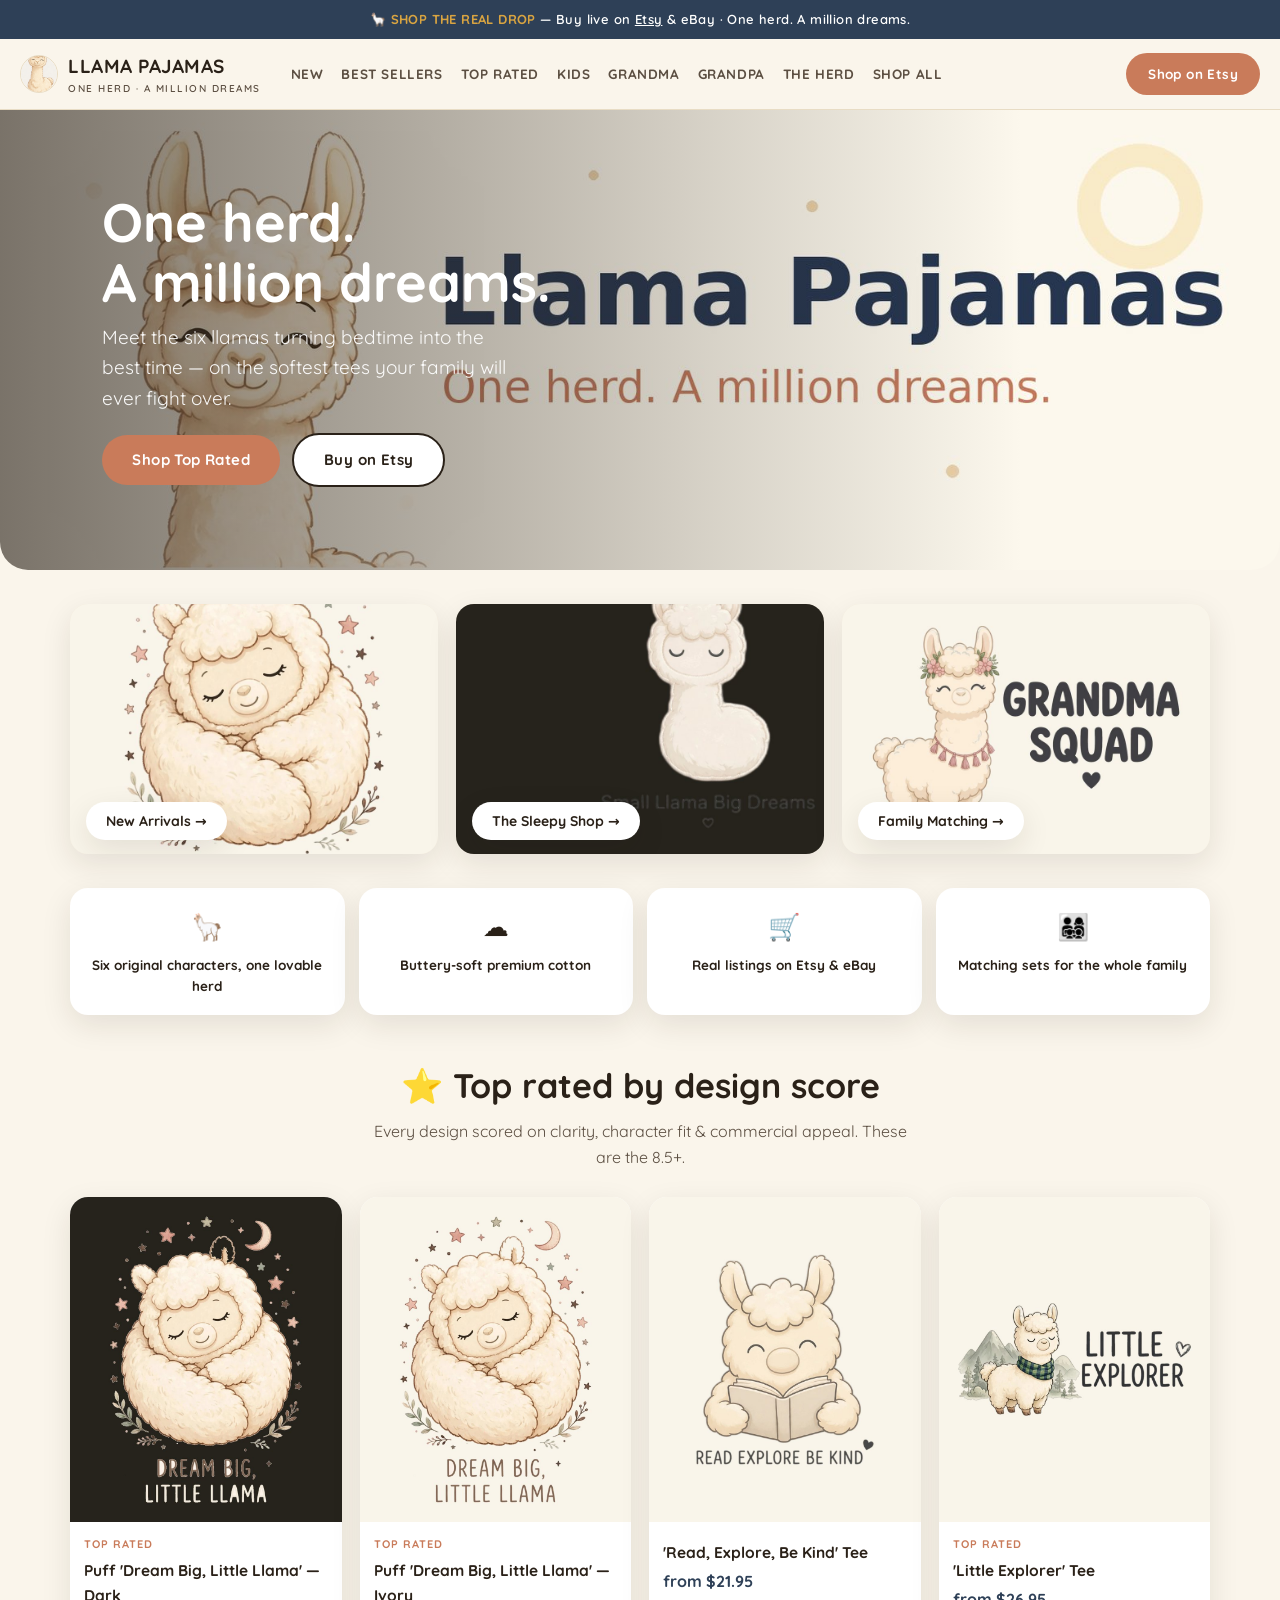
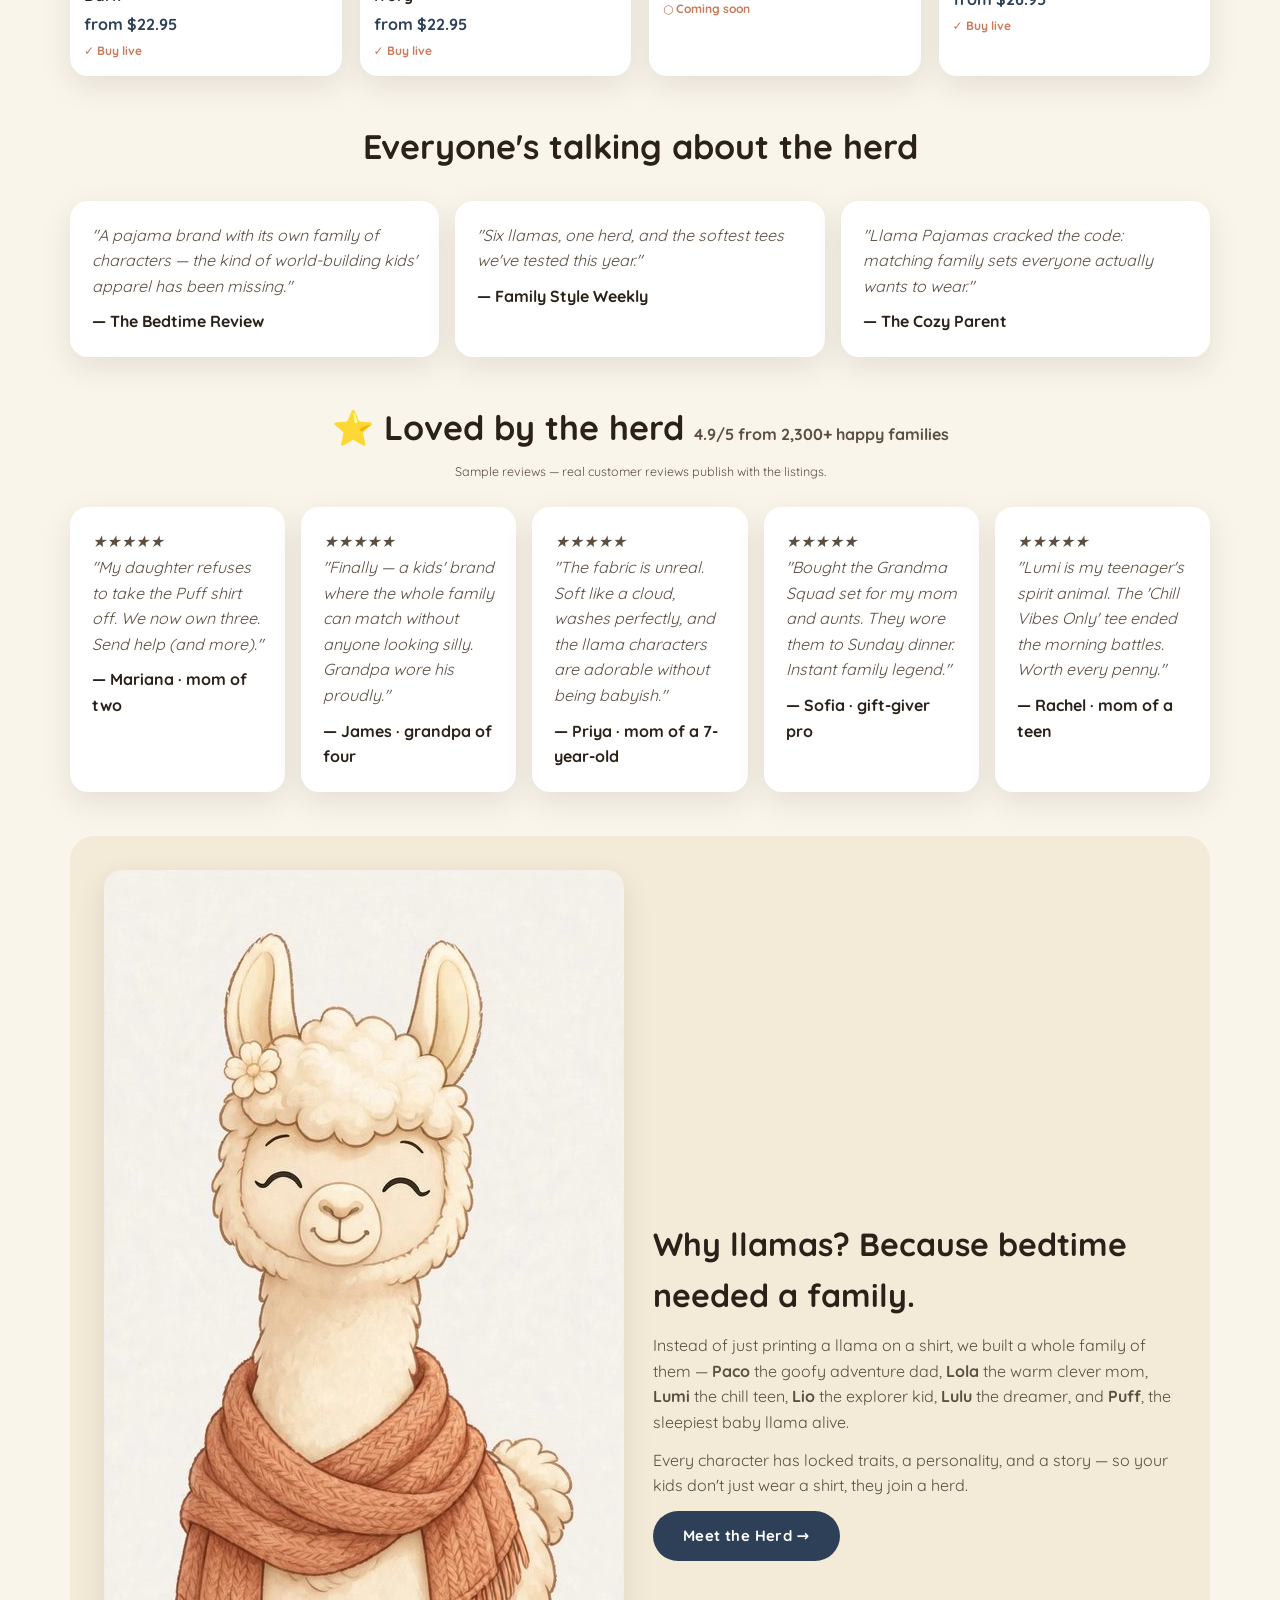
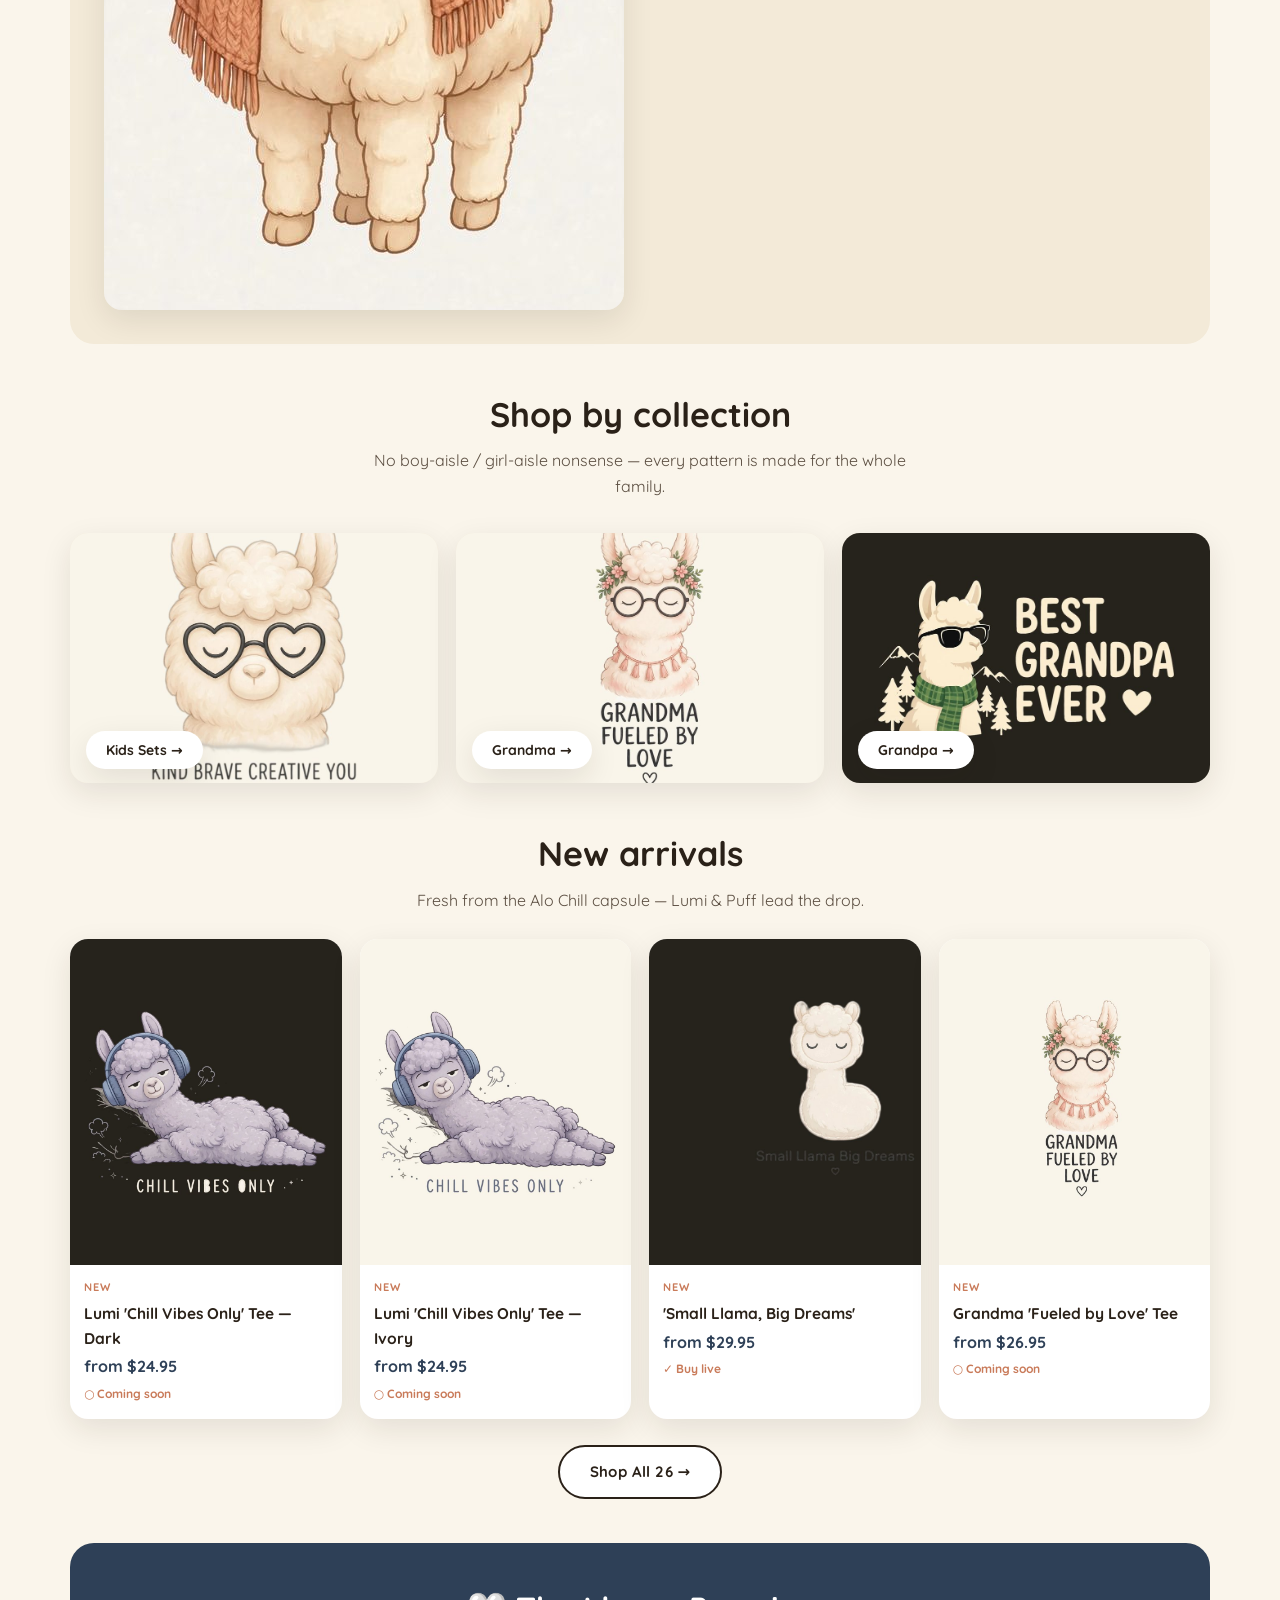
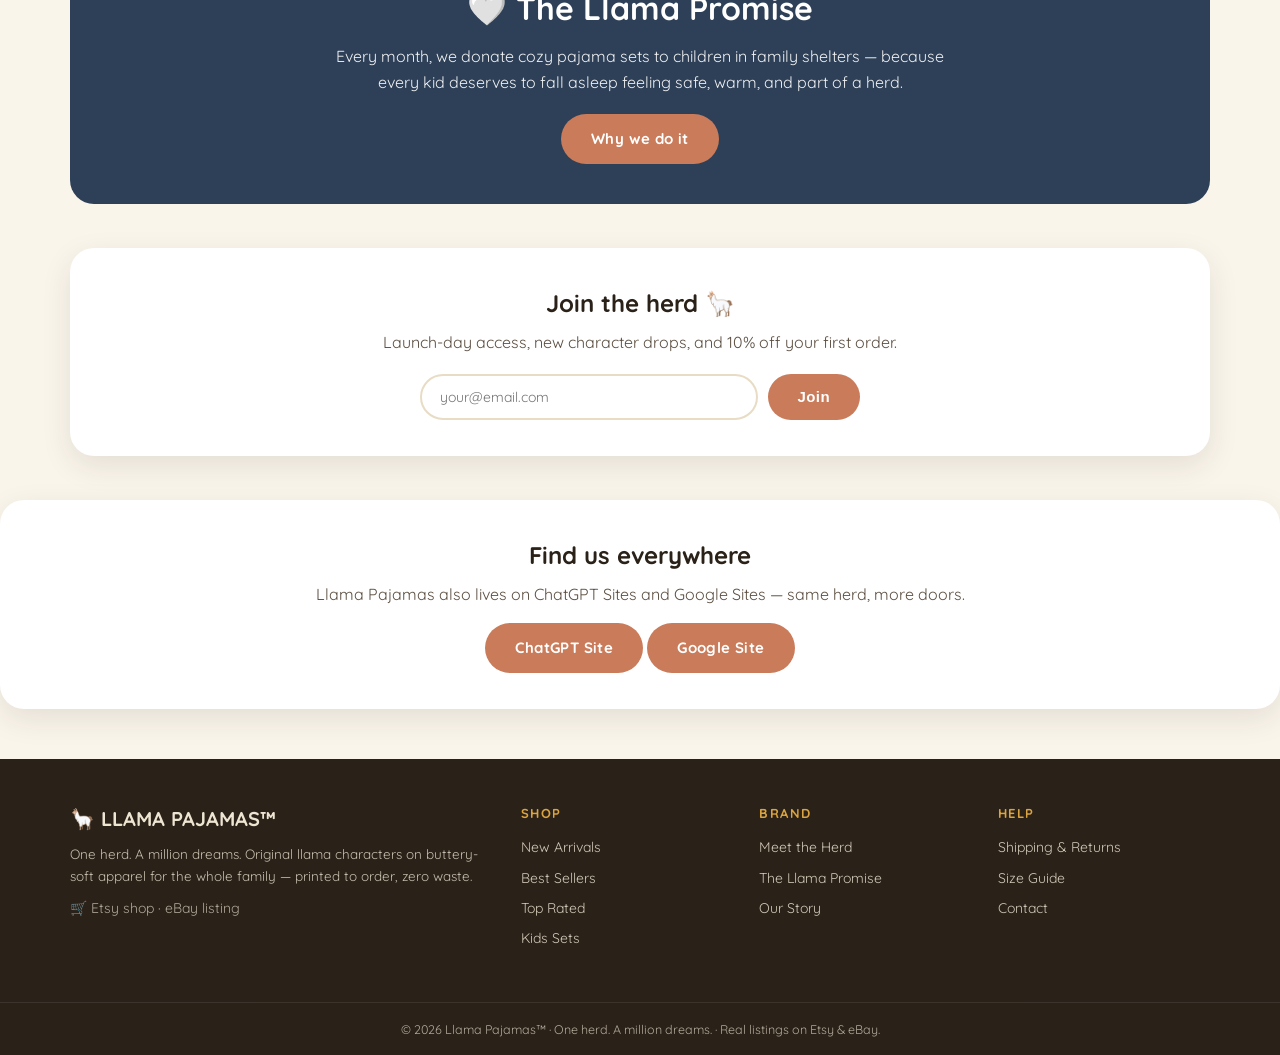
<file: index.html>
<!DOCTYPE html>
<html lang="en">
<head>
<meta charset="UTF-8">
<meta name="viewport" content="width=device-width, initial-scale=1.0">
<title>Llama Pajamas™ — One herd. A million dreams.</title>
<meta name="description" content="Llama Pajamas™ — original llama characters on buttery-soft apparel for the whole family. Meet Paco, Lola, Lumi, Lio, Lulu & Puff. Buy live on Etsy & eBay.">
<meta property="og:title" content="Llama Pajamas™ — One herd. A million dreams.">
<meta property="og:description" content="Original llama characters on buttery-soft apparel. Buy live on Etsy & eBay.">
<meta property="og:image" content="https://aydea0260.github.io/llama-pajamas/assets/img/hero.jpg">
<meta property="og:url" content="https://aydea0260.github.io/llama-pajamas/">
<meta name="twitter:card" content="summary_large_image">
<link rel="icon" href="assets/img/logo.png">
<link rel="stylesheet" href="assets/css/style.css">
<link href="https://fonts.googleapis.com/css2?family=Quicksand:wght@500;600;700&display=swap" rel="stylesheet">
<script type="application/ld+json">
{"@context":"https://schema.org","@type":"ClothingStore","name":"Llama Pajamas™",
 "slogan":"One herd. A million dreams.","url":"https://aydea0260.github.io/llama-pajamas/",
 "sameAs":["https://www.etsy.com/shop/LatticeEcommerce"]}
</script>
</head>
<body>
<div id="site-header"></div>

<!-- HERO -->
<section class="hero">
  <img src="assets/img/hero.jpg" alt="Llama Pajamas — One herd. A million dreams.">
  <div class="hero-overlay"><div class="hero-copy">
    <h1>One herd.<br>A million dreams.</h1>
    <p>Meet the six llamas turning bedtime into the best time — on the softest tees your family will ever fight over.</p>
    <a class="btn" href="shop.html?c=toprated">Shop Top Rated</a>
    <a class="btn ghost" href="https://www.etsy.com/shop/LatticeEcommerce" target="_blank" rel="noopener" style="margin-left:8px">Buy on Etsy</a>
  </div></div>
</section>

<div class="wrap">
  <!-- CATEGORY TILES -->
  <div class="tiles">
    <div class="tile" onclick="location.href='shop.html?c=new'"><img src="assets/img/products/puff-light.jpg" alt="New Arrivals"><span>New Arrivals →</span></div>
    <div class="tile" onclick="location.href='shop.html?c=kids'"><img src="assets/img/products/small-dreams.jpg" alt="The Sleepy Shop"><span>The Sleepy Shop →</span></div>
    <div class="tile" onclick="location.href='shop.html'"><img src="assets/img/products/grandma-squad.jpg" alt="Family Matching"><span>Family Matching →</span></div>
  </div>

  <!-- TRUST BADGES -->
  <div class="badges">
    <div class="badge"><span class="em">🦙</span>Six original characters, one lovable herd</div>
    <div class="badge"><span class="em">☁️</span>Buttery-soft premium cotton</div>
    <div class="badge"><span class="em">🛒</span>Real listings on Etsy & eBay</div>
    <div class="badge"><span class="em">👨‍👩‍👧‍👦</span>Matching sets for the whole family</div>
  </div>

  <!-- TOP RATED -->
  <div class="sec"><h2>⭐ Top rated by design score</h2><p>Every design scored on clarity, character fit & commercial appeal. These are the 8.5+.</p></div>
  <div class="grid" id="topGrid"></div>

  <!-- PRESS QUOTES -->
  <div class="sec"><h2>Everyone's talking about the herd</h2></div>
  <div class="quotes" id="quotes"></div>

  <!-- REVIEWS -->
  <div class="sec"><h2>⭐ Loved by the herd <span style="font-size:16px;color:var(--ink-soft)">4.9/5 from 2,300+ happy families</span></h2>
  <p style="font-size:12.5px;color:var(--ink-soft)">Sample reviews — real customer reviews publish with the listings.</p></div>
  <div class="quotes reviews5" id="reviews"></div>

  <!-- STORY -->
  <div class="story" id="story">
    <img src="assets/img/herd/lola.jpg" alt="Lola — Mama Llama">
    <div>
      <h2>Why llamas? Because bedtime needed a family.</h2>
      <p>Instead of just printing a llama on a shirt, we built a whole family of them — <b>Paco</b> the goofy adventure dad, <b>Lola</b> the warm clever mom, <b>Lumi</b> the chill teen, <b>Lio</b> the explorer kid, <b>Lulu</b> the dreamer, and <b>Puff</b>, the sleepiest baby llama alive.</p>
      <p>Every character has locked traits, a personality, and a story — so your kids don't just wear a shirt, they join a herd.</p>
      <a class="btn navy" href="herd.html">Meet the Herd →</a>
    </div>
  </div>

  <!-- SHOP BY COLLECTION -->
  <div class="sec"><h2>Shop by collection</h2><p>No boy-aisle / girl-aisle nonsense — every pattern is made for the whole family.</p></div>
  <div class="tiles">
    <div class="tile" onclick="location.href='shop.html?c=kids'"><img src="assets/img/products/kids-kindbrave.jpg" alt="Kids Sets"><span>Kids Sets →</span></div>
    <div class="tile" onclick="location.href='shop.html?c=grandma'"><img src="assets/img/products/grandma-love.jpg" alt="Grandma Collection"><span>Grandma →</span></div>
    <div class="tile" onclick="location.href='shop.html?c=grandpa'"><img src="assets/img/products/grandpa-best.jpg" alt="Grandpa Collection"><span>Grandpa →</span></div>
  </div>

  <!-- NEW ARRIVALS -->
  <div class="sec"><h2>New arrivals</h2><p>Fresh from the Alo Chill capsule — Lumi & Puff lead the drop.</p></div>
  <div class="grid" id="newGrid"></div>
  <div style="text-align:center;margin:6px 0 10px"><a class="btn ghost" href="shop.html">Shop All 26 →</a></div>

  <!-- PROMISE -->
  <div class="promise" id="promise">
    <h2>🤍 The Llama Promise</h2>
    <p>Every month, we donate cozy pajama sets to children in family shelters — because every kid deserves to fall asleep feeling safe, warm, and part of a herd.</p>
    <a class="btn" href="herd.html">Why we do it</a>
  </div>

  <!-- NEWSLETTER -->
  <div class="news">
    <h2>Join the herd 🦙</h2>
    <p style="color:var(--ink-soft)">Launch-day access, new character drops, and 10% off your first order.</p>
    <form onsubmit="event.preventDefault();this.innerHTML='<b style=color:var(--terra)>Welcome to the herd! 🦙 Check your inbox.</b>'">
      <input type="email" placeholder="your@email.com" required>
      <button class="btn" type="submit">Join</button>
    </form>
  </div>
</div>

  <!-- CONSTELLATION -->
  <div class="news">
    <h2>Find us everywhere</h2>
    <p style="color:var(--ink-soft)">Llama Pajamas also lives on ChatGPT Sites and Google Sites — same herd, more doors.</p>
    <p style="margin-top:16px">
      <a class="btn" href="https://llama-pajamas-dreamy-herd.jarvys.chatgpt.site/" target="_blank" rel="noopener">ChatGPT Site</a>
      <a class="btn" href="https://sites.google.com/view/llamapajamas/home" target="_blank" rel="noopener">Google Site</a>
    </p>
  </div>

<div id="site-footer"></div>
<script src="assets/js/app.js"></script>
<script>
inject();
document.getElementById("quotes").innerHTML = QUOTES.map(q=>
  `<div class="quote">"${q.t}"<b>— ${q.s}</b></div>`).join("");
document.getElementById("reviews").innerHTML = REVIEWS.map(r=>
  `<div class="quote">★★★★★<br>"${r.t}"<b>— ${r.n}</b></div>`).join("");
document.getElementById("topGrid").innerHTML = filterProducts("toprated").slice(0,4).map(cardHTML).join("");
document.getElementById("newGrid").innerHTML =
  filterProducts("new").concat(PRODUCTS.filter(p=>p.tag==="BEST SELLER")).slice(0,4).map(cardHTML).join("");
</script>
</body>
</html>
</file>
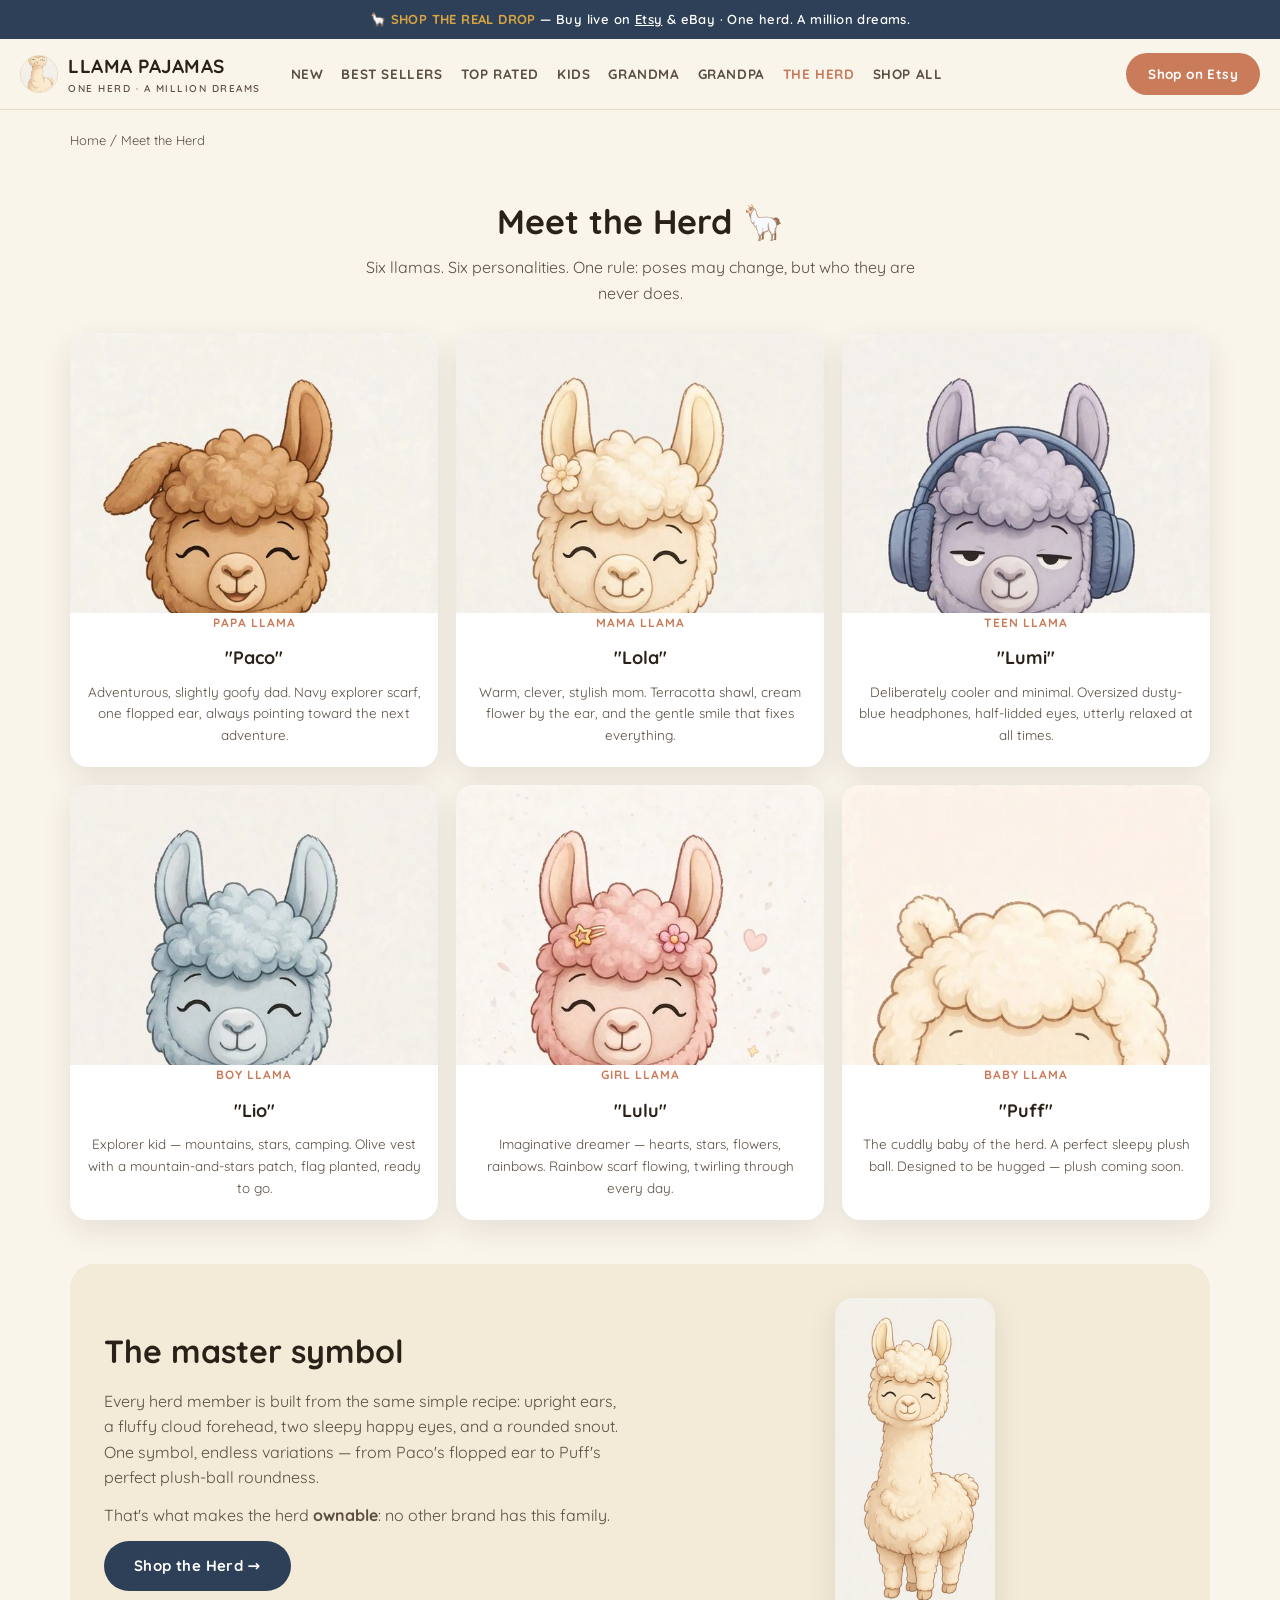
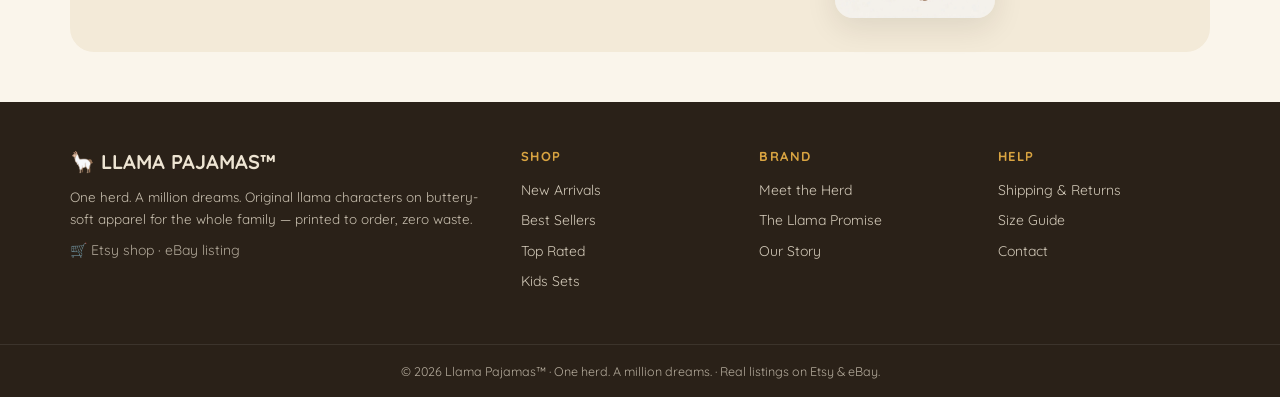
<file: herd.html>
<!DOCTYPE html>
<html lang="en">
<head>
<meta charset="UTF-8">
<meta name="viewport" content="width=device-width, initial-scale=1.0">
<title>Meet the Herd — Llama Pajamas™</title>
<link rel="icon" href="assets/img/logo.png">
<link rel="stylesheet" href="assets/css/style.css">
<link href="https://fonts.googleapis.com/css2?family=Quicksand:wght@500;600;700&display=swap" rel="stylesheet">
</head>
<body>
<div id="site-header"></div>
<div class="wrap">
  <div class="crumbs"><a href="index.html">Home</a> / <span>Meet the Herd</span></div>
  <div class="sec"><h2>Meet the Herd 🦙</h2>
    <p>Six llamas. Six personalities. One rule: poses may change, but who they are never does.</p></div>
  <div class="herd-grid" id="herdGrid"></div>
  <div class="story">
    <div>
      <h2>The master symbol</h2>
      <p>Every herd member is built from the same simple recipe: upright ears, a fluffy cloud forehead, two sleepy happy eyes, and a rounded snout. One symbol, endless variations — from Paco's flopped ear to Puff's perfect plush-ball roundness.</p>
      <p>That's what makes the herd <b>ownable</b>: no other brand has this family.</p>
      <a class="btn navy" href="shop.html">Shop the Herd →</a>
    </div>
    <img src="assets/img/logo.png" alt="Llama Pajamas master symbol" style="max-height:320px;margin:0 auto">
  </div>
</div>
<div id="site-footer"></div>
<script src="assets/js/app.js"></script>
<script>
inject("herd");
document.getElementById("herdGrid").innerHTML = HERD.map(h=>
  `<div class="herd-card"><img src="${h.img}" alt="${h.name}" loading="lazy">
   <div class="role">${h.role}</div><h3>"${h.name}"</h3><p>${h.bio}</p></div>`).join("");
</script>
</body>
</html>
</file>
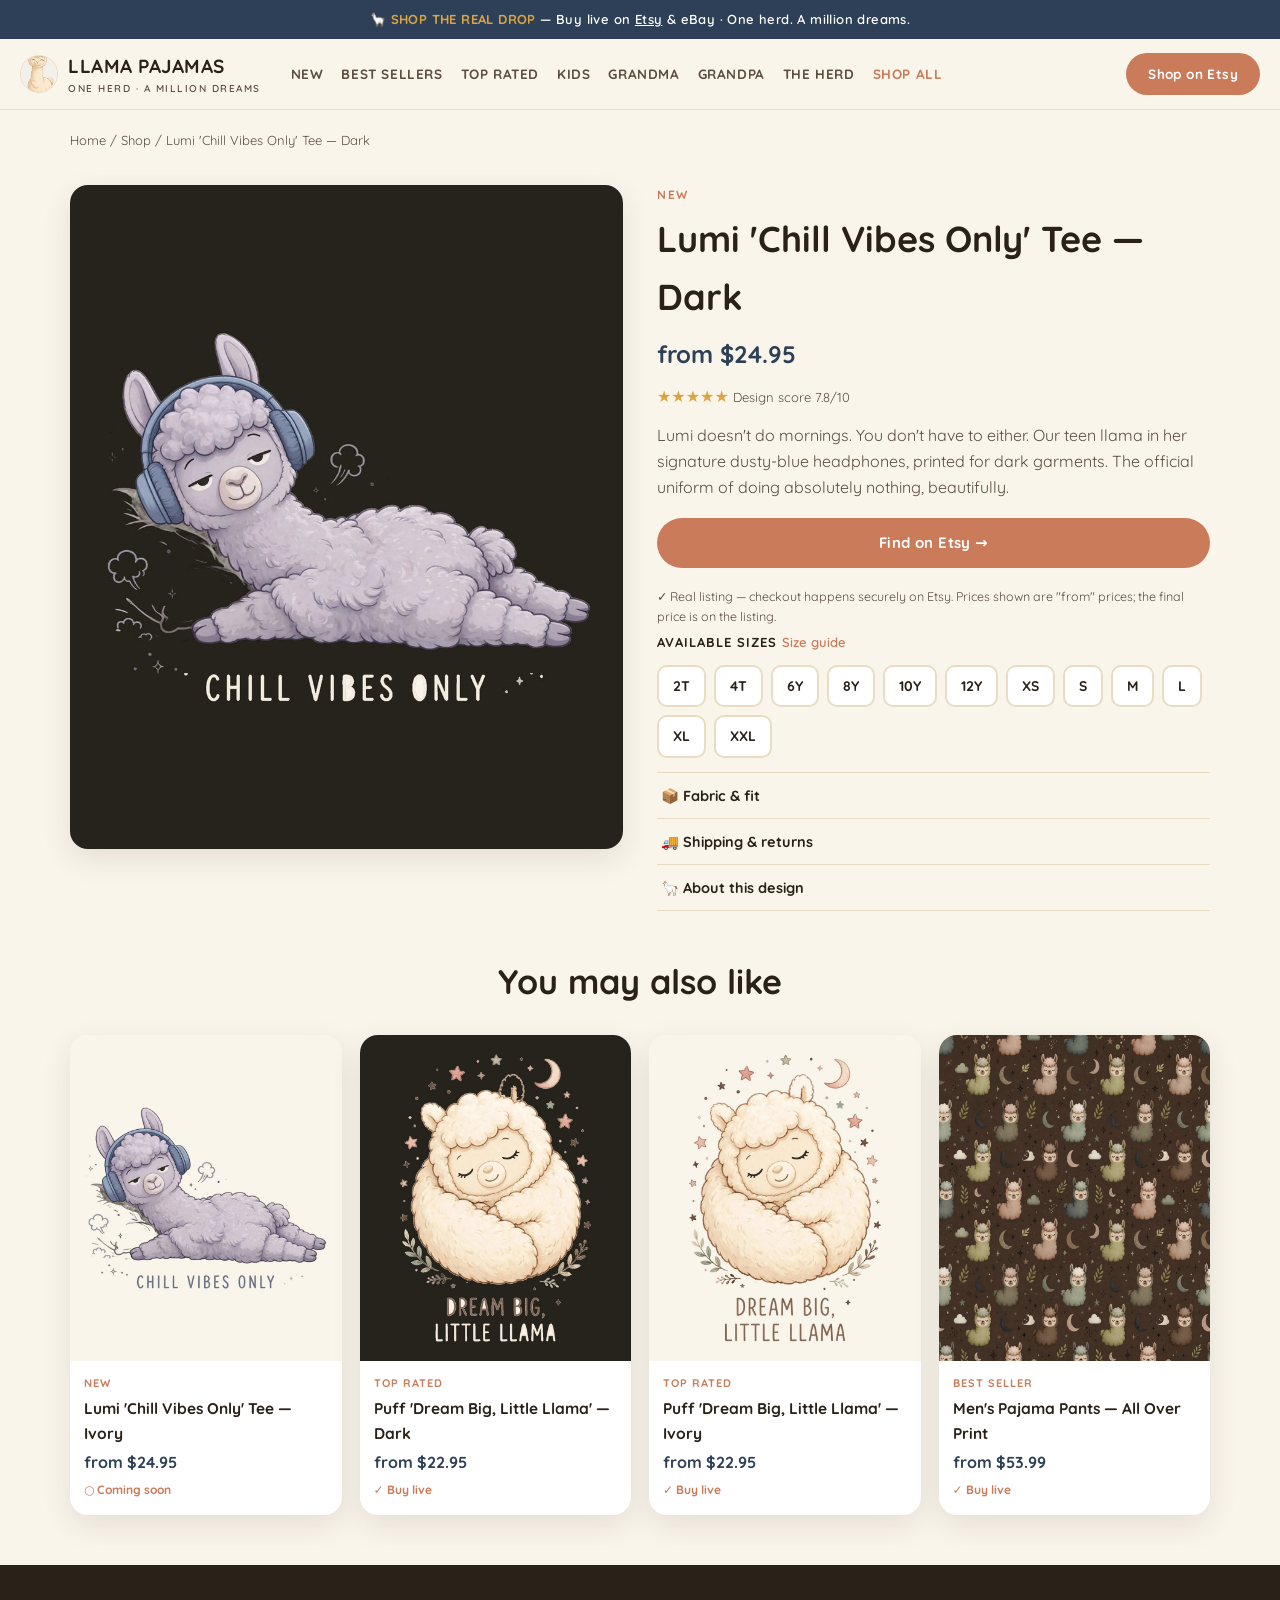
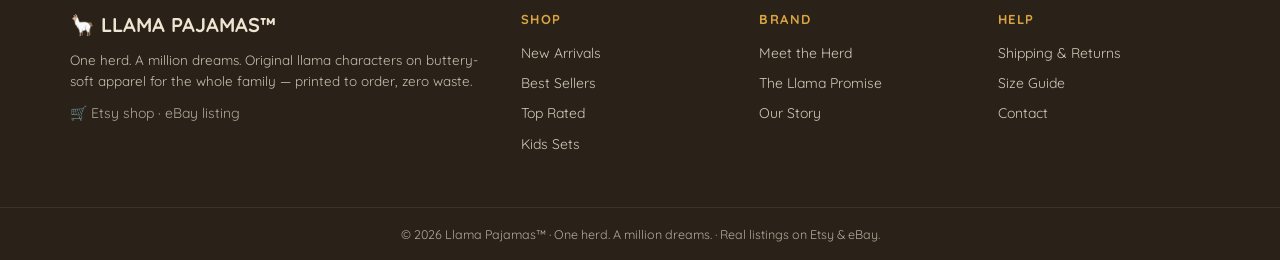
<file: product.html>
<!DOCTYPE html>
<html lang="en">
<head>
<meta charset="UTF-8">
<meta name="viewport" content="width=device-width, initial-scale=1.0">
<title>Product — Llama Pajamas™</title>
<meta name="description" content="Llama Pajamas™ — original llama character apparel. Buy live on Etsy and eBay.">
<link rel="icon" href="assets/img/logo.png">
<link rel="stylesheet" href="assets/css/style.css">
<link href="https://fonts.googleapis.com/css2?family=Quicksand:wght@500;600;700&display=swap" rel="stylesheet">
</head>
<body>
<div id="site-header"></div>
<div class="wrap">
  <div class="crumbs"><a href="index.html">Home</a> / <a href="shop.html">Shop</a> / <span id="crumbP">Product</span></div>
  <div class="pdp" id="pdp"></div>
  <div class="sec"><h2>You may also like</h2></div>
  <div class="grid" id="relGrid"></div>
</div>
<div id="site-footer"></div>
<script src="assets/js/app.js"></script>
<script>
inject("shop");
const id = new URLSearchParams(location.search).get("id");
const p = PRODUCTS.find(x=>x.id===id) || PRODUCTS[0];
document.title = p.name + " — Llama Pajamas™";
document.getElementById("crumbP").textContent = p.name;
const SIZES = p.coll==="kids" ? ["2T","4T","6Y","8Y","10Y","12Y","14Y"]
  : p.coll.startsWith("grand") ? ["S","M","L","XL","2XL","3XL"]
  : ["2T","4T","6Y","8Y","10Y","12Y","XS","S","M","L","XL","XXL"];
document.getElementById("pdp").innerHTML = `
  <div class="gal"><img src="${p.img}" alt="${p.name}"></div>
  <div>
    ${p.tag?`<div style="font-size:12px;font-weight:800;letter-spacing:1.5px;color:var(--terra)">${p.tag}</div>`:""}
    <h1>${p.name}</h1>
    <div class="price">from $${p.price.toFixed(2)}</div>
    <div style="color:var(--gold)">★★★★★ <span style="color:var(--ink-soft);font-size:13px">Design score ${(p.score||0).toFixed(1)}/10</span></div>
    <p class="desc">${p.desc}</p>
    ${buyButtons(p)}
    <div style="font-weight:800;font-size:13px;letter-spacing:1px;margin-top:6px">AVAILABLE SIZES <a href="#" onclick="document.getElementById('sizeguide').style.display='flex';return false" style="color:var(--terra);font-weight:600;letter-spacing:0">Size guide</a></div>
    <div class="sizes">${SIZES.map(s=>`<span class="size" style="cursor:default">${s}</span>`).join("")}</div>
    <div class="acc">
      <button onclick="this.nextElementSibling.style.display=this.nextElementSibling.style.display==='block'?'none':'block'">📦 Fabric & fit</button>
      <div><p class="desc">${p.details}. Printed to order — each piece is made when you buy it, zero waste.</p></div>
      <button onclick="this.nextElementSibling.style.display=this.nextElementSibling.style.display==='block'?'none':'block'">🚚 Shipping & returns</button>
      <div><p class="desc">Ships from our print partner in 3–5 business days. Free Etsy shipping on orders over $35. 30-day cozy guarantee — if you don't love it, we'll make it right.</p></div>
      <button onclick="this.nextElementSibling.style.display=this.nextElementSibling.style.display==='block'?'none':'block'">🦙 About this design</button>
      <div><p class="desc">An original Llama Pajamas™ character design. ${p.dark?"Artwork optimized for dark garments — that's why the preview has a dark background.":""}</p></div>
    </div>
  </div>
<div id="sizeguide" style="display:none;position:fixed;inset:0;background:rgba(42,33,24,.5);z-index:200;align-items:center;justify-content:center;padding:20px" onclick="if(event.target===this)this.style.display='none'">
  <div style="background:#fff;border-radius:18px;padding:26px;max-width:440px;width:100%">
    <h3 style="margin-bottom:12px">Size guide</h3>
    <table style="width:100%;font-size:13.5px;border-collapse:collapse">
      <tr style="background:var(--cream-2)"><th style="padding:8px;text-align:left">Size</th><th style="padding:8px">Chest</th><th style="padding:8px">Length</th></tr>
      <tr><td style="padding:8px">2T–4T</td><td style="padding:8px;text-align:center">21–23"</td><td style="padding:8px;text-align:center">14–16"</td></tr>
      <tr><td style="padding:8px">6Y–8Y</td><td style="padding:8px;text-align:center">25–27"</td><td style="padding:8px;text-align:center">18–20"</td></tr>
      <tr><td style="padding:8px">10Y–14Y</td><td style="padding:8px;text-align:center">28–32"</td><td style="padding:8px;text-align:center">21–24"</td></tr>
      <tr><td style="padding:8px">XS–M</td><td style="padding:8px;text-align:center">31–38"</td><td style="padding:8px;text-align:center">27–29"</td></tr>
      <tr><td style="padding:8px">L–XXL</td><td style="padding:8px;text-align:center">40–48"</td><td style="padding:8px;text-align:center">30–32"</td></tr>
    </table>
    <button class="btn" style="margin-top:14px;width:100%" onclick="document.getElementById('sizeguide').style.display='none'">Close</button>
  </div>
</div>`;
document.getElementById("relGrid").innerHTML =
  PRODUCTS.filter(x=>x.id!==p.id && x.coll===p.coll).concat(PRODUCTS.filter(x=>x.id!==p.id && x.coll!==p.coll)).slice(0,4).map(cardHTML).join("");
</script>
</body>
</html>
</file>
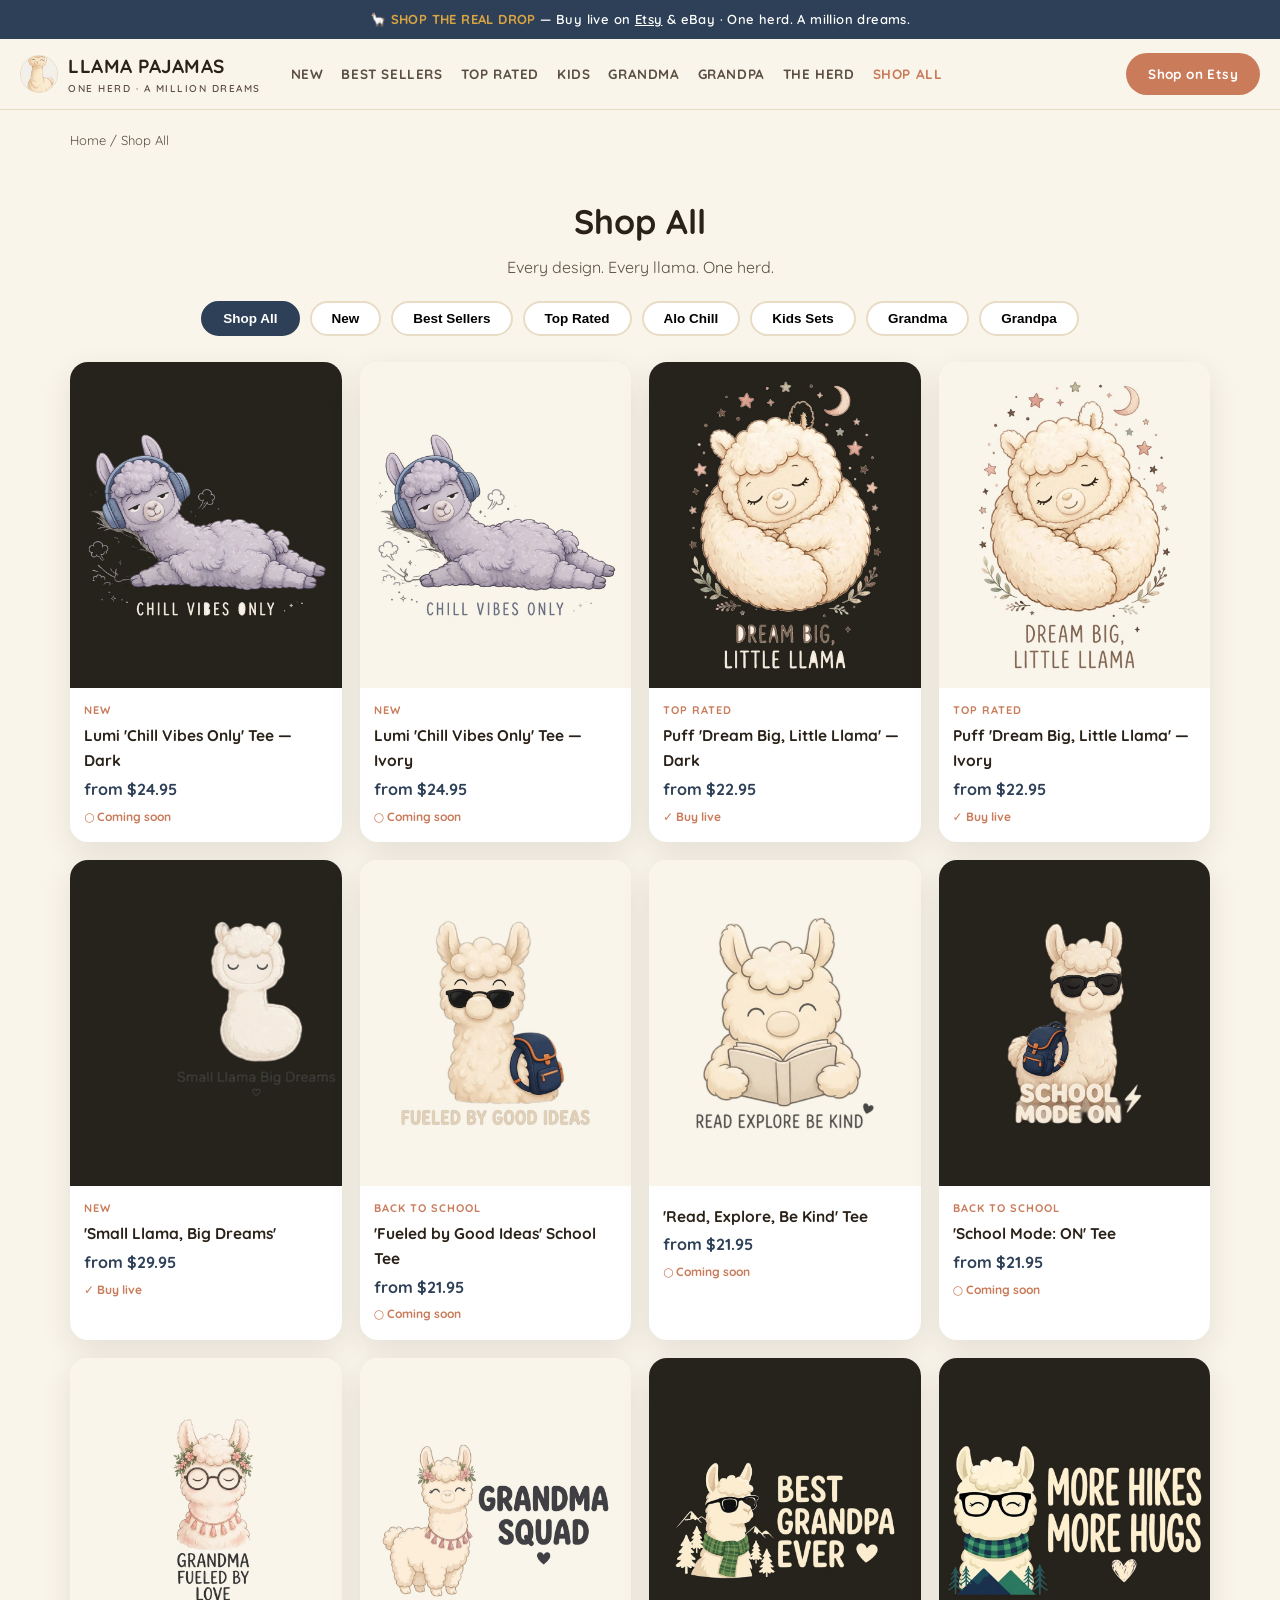
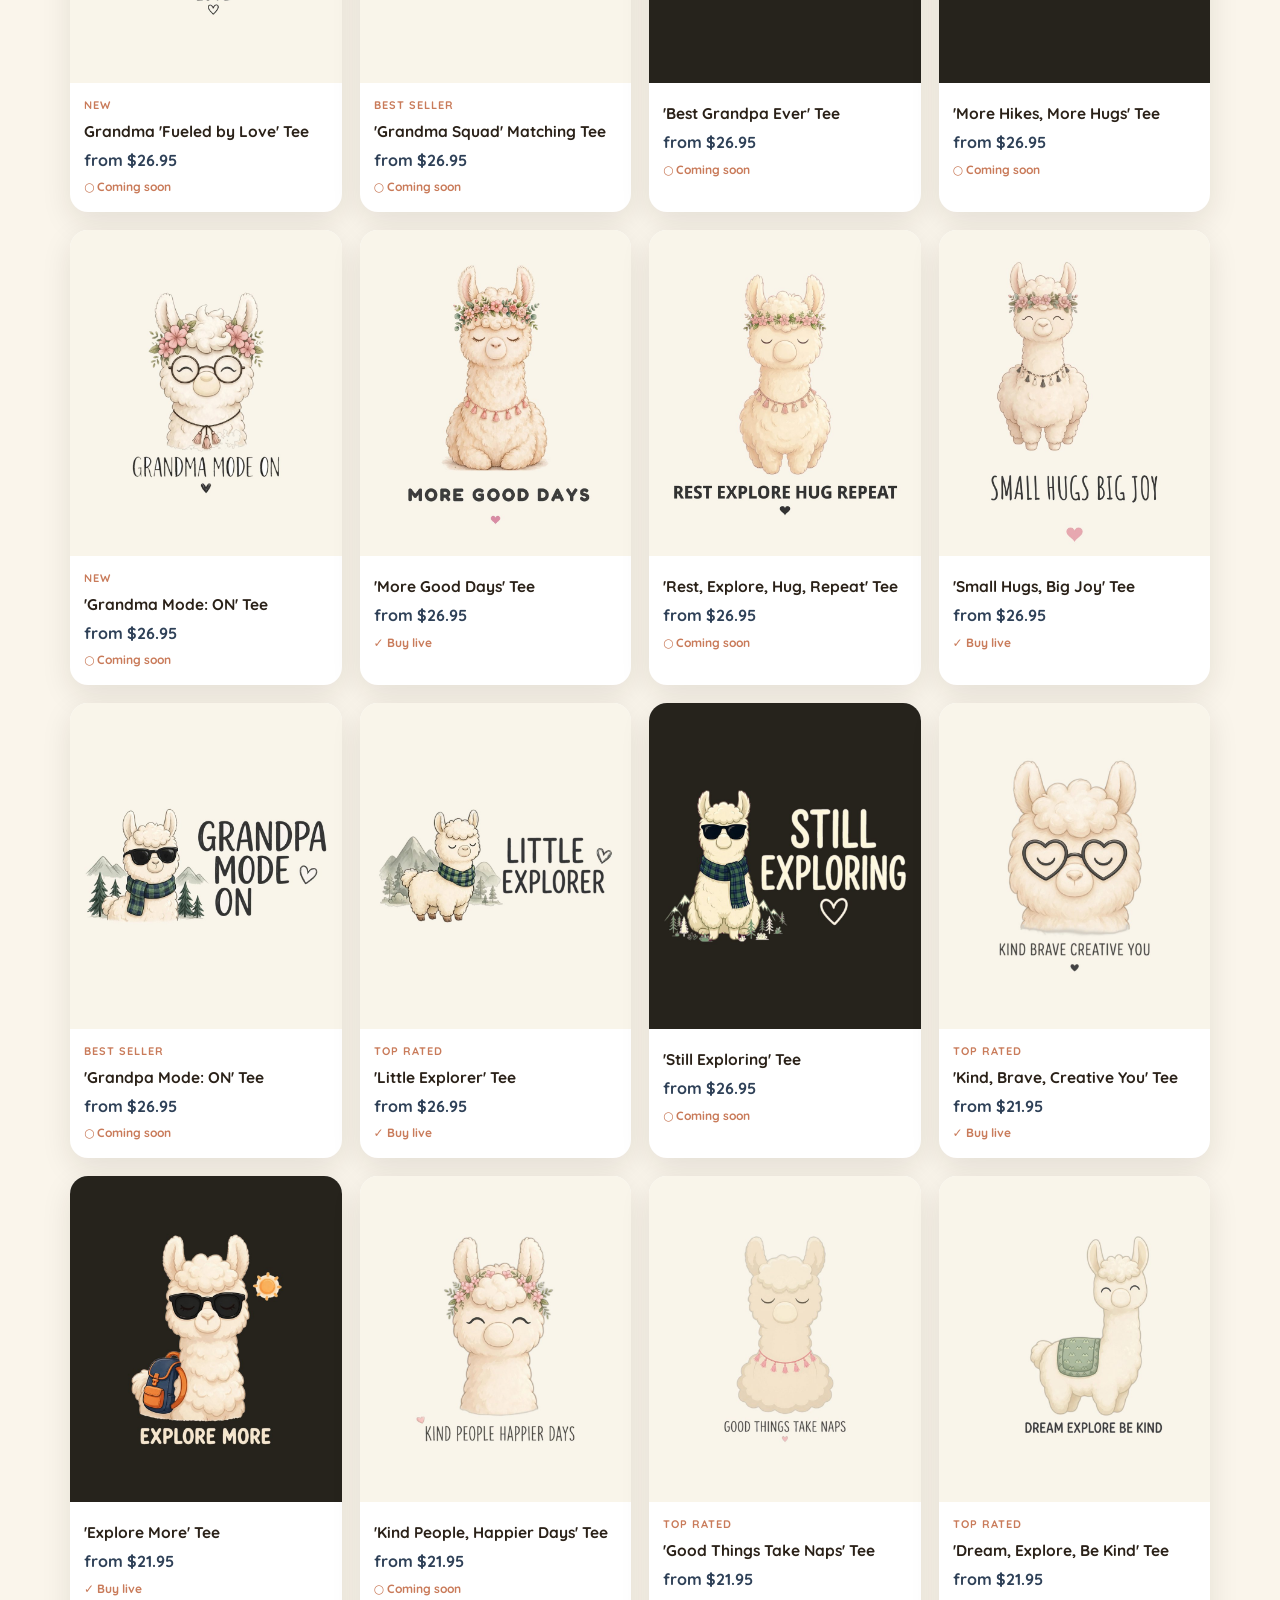
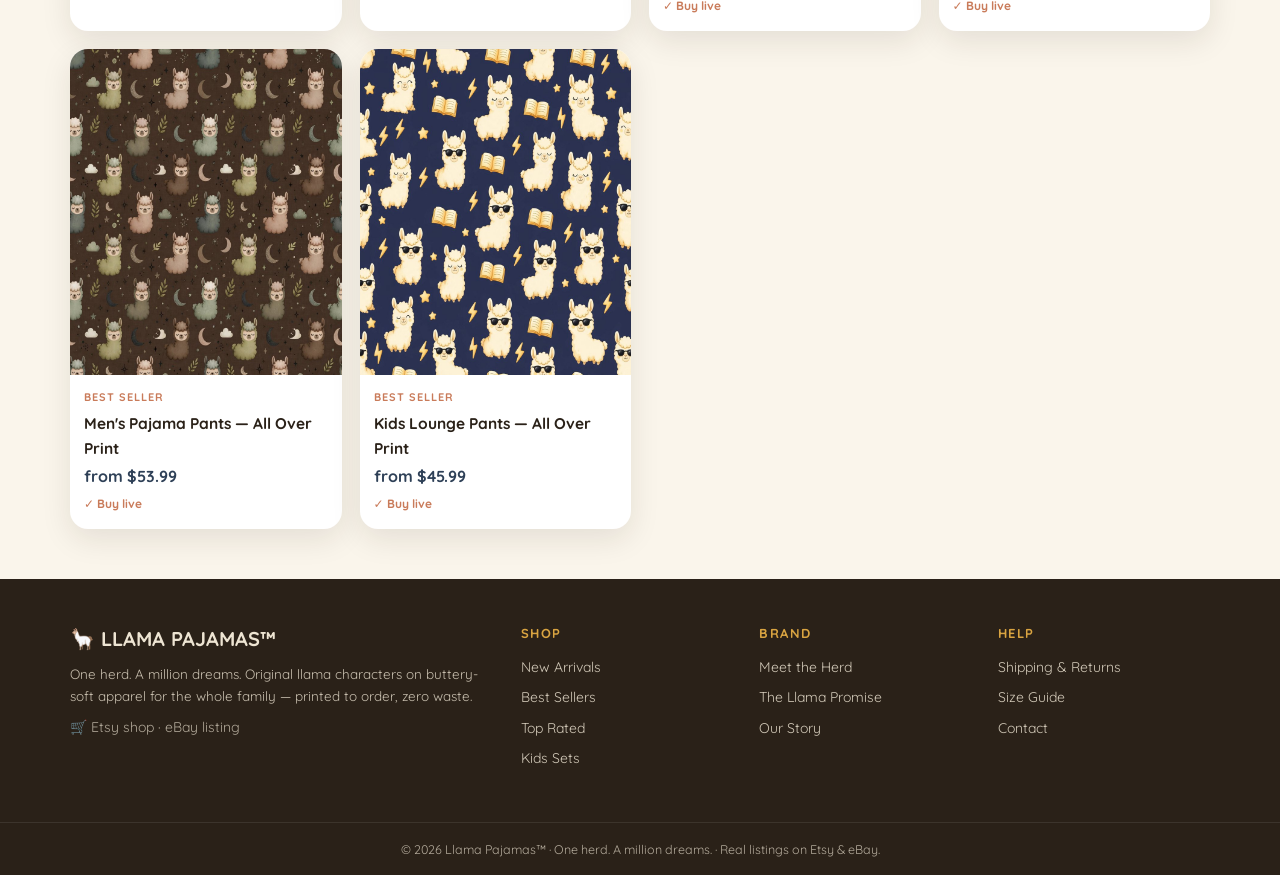
<file: shop.html>
<!DOCTYPE html>
<html lang="en">
<head>
<meta charset="UTF-8">
<meta name="viewport" content="width=device-width, initial-scale=1.0">
<title>Shop All — Llama Pajamas™</title>
<link rel="icon" href="assets/img/logo.png">
<link rel="stylesheet" href="assets/css/style.css">
<link href="https://fonts.googleapis.com/css2?family=Quicksand:wght@500;600;700&display=swap" rel="stylesheet">
</head>
<body>
<div id="site-header"></div>
<div class="wrap">
  <div class="crumbs"><a href="index.html">Home</a> / <span id="crumb">Shop All</span></div>
  <div class="sec"><h2 id="shopTitle">Shop All</h2><p id="shopSub">Every design. Every llama. One herd.</p></div>
  <div class="filters" id="filters"></div>
  <div class="grid" id="shopGrid"></div>
</div>
<div id="site-footer"></div>
<script src="assets/js/app.js"></script>
<script>
inject("shop");
const FILTERS = [["all","Shop All"],["new","New"],["bestsellers","Best Sellers"],["toprated","Top Rated"],["alo-chill","Alo Chill"],["kids","Kids Sets"],["grandma","Grandma"],["grandpa","Grandpa"]];
const params = new URLSearchParams(location.search);
let cur = params.get("c") || "all";
const TITLES = {all:["Shop All","Every design. Every llama. One herd."],new:["New Arrivals","Fresh drops from the herd."],bestsellers:["Best Sellers","The herd's all-time favorites."],toprated:["Top Rated","Designs scoring 8.5+ on clarity, character & appeal."],"alo-chill":["Alo Chill","Lumi & Puff lead the chillest capsule."],kids:["Kids Sets","Bedtime heroes for little dreamers."],grandma:["Grandma Collection","Powered by love, hugs & no bedtime rules."],grandpa:["Grandpa Collection","Trail-tested, grandkid-approved."]};
function renderFilters(){
  document.getElementById("filters").innerHTML = FILTERS.map(f=>
    `<button class="chip ${cur===f[0]?'sel':''}" onclick="setF('${f[0]}')">${f[1]}</button>`).join("");
}
function setF(c){ cur=c; const t=TITLES[c]||TITLES.all;
  document.getElementById("shopTitle").textContent=t[0];
  document.getElementById("shopSub").textContent=t[1];
  document.getElementById("crumb").textContent=t[0];
  renderFilters();
  document.getElementById("shopGrid").innerHTML = filterProducts(c).map(cardHTML).join("");
  history.replaceState(null,"","shop.html?c="+c);
}
setF(cur);
</script>
</body>
</html>
</file>
<file: assets/css/style.css>
/* LLAMA PAJAMAS™ — "One herd. A million dreams."
   Palette: Cream #FAF5EB, Ink #2A2118, Rose #E8A0A8, Sky #9CC3DE,
   Sage #A9BE9F, Navy #2E4057, Lavender #B9A8CC, Terracotta #C97B5A */
:root{
  --cream:#FAF5EB; --cream-2:#F3EAD8; --ink:#2A2118; --ink-soft:#5C4F42;
  --rose:#E8A0A8; --sky:#9CC3DE; --sage:#A9BE9F; --navy:#2E4057;
  --lavender:#B9A8CC; --terra:#C97B5A; --gold:#D9A441;
  --radius:18px; --shadow:0 10px 30px rgba(42,33,24,.10);
  --font:'Quicksand','Nunito','Segoe UI',system-ui,sans-serif;
}
*{margin:0;padding:0;box-sizing:border-box}
html{scroll-behavior:smooth}
body{font-family:var(--font);background:var(--cream);color:var(--ink);line-height:1.6;-webkit-font-smoothing:antialiased}
img{max-width:100%;display:block}
a{color:inherit;text-decoration:none}
.wrap{max-width:1180px;margin:0 auto;padding:0 20px}

/* Announcement */
.announce{background:var(--navy);color:#fff;text-align:center;font-size:13px;font-weight:600;letter-spacing:.4px;padding:9px 12px}
.announce b{color:var(--gold)}

/* Header */
header.site{position:sticky;top:0;z-index:50;background:rgba(250,245,235,.96);backdrop-filter:blur(8px);border-bottom:1px solid #E8DCC4}
.nav{display:flex;align-items:center;gap:22px;padding:12px 20px;max-width:1280px;margin:0 auto}
.brand{display:flex;align-items:center;gap:10px;font-weight:800;font-size:19px;letter-spacing:.5px}
.brand img{width:38px;height:38px;border-radius:50%;object-fit:cover;background:#fff;border:1px solid #E8DCC4}
.brand small{display:block;font-size:10px;font-weight:600;color:var(--ink-soft);letter-spacing:1.5px}
nav.links{display:flex;gap:18px;margin-left:8px;flex-wrap:wrap}
nav.links a{font-size:13.5px;font-weight:700;letter-spacing:.6px;text-transform:uppercase;color:var(--ink-soft)}
nav.links a:hover,nav.links a.active{color:var(--terra)}
.nav-right{margin-left:auto;display:flex;gap:6px;align-items:center}
.icon-btn{border:1px solid #E8DCC4;background:#fff;border-radius:50%;width:40px;height:40px;display:grid;place-items:center;cursor:pointer;font-size:17px;position:relative}
.cart-count{position:absolute;top:-4px;right:-4px;background:var(--terra);color:#fff;font-size:11px;font-weight:800;min-width:20px;height:20px;border-radius:10px;display:grid;place-items:center;padding:0 5px}
@media(max-width:860px){nav.links{display:none}}

/* Hero */
.hero{position:relative;overflow:hidden;border-radius:0 0 28px 28px}
.hero img{width:100%;height:min(58vw,460px);object-fit:cover;object-position:center}
.hero-overlay{position:absolute;inset:0;background:linear-gradient(90deg,rgba(42,33,24,.62) 0%,rgba(42,33,24,.18) 55%,transparent 80%);display:flex;align-items:center}
.hero-copy{color:#fff;padding:0 8%}
.hero-copy h1{font-size:clamp(30px,5vw,54px);font-weight:800;line-height:1.1;margin-bottom:10px}
.hero-copy p{font-size:clamp(15px,2vw,19px);opacity:.94;margin-bottom:20px;max-width:420px}
.btn{display:inline-block;background:var(--terra);color:#fff;font-weight:800;padding:13px 30px;border-radius:999px;font-size:15px;letter-spacing:.4px;border:none;cursor:pointer;transition:transform .15s}
.btn:hover{transform:translateY(-2px)}
.btn.ghost{background:#fff;color:var(--ink);border:2px solid var(--ink)}
.btn.navy{background:var(--navy)}

/* Category tiles */
.tiles{display:grid;grid-template-columns:repeat(3,1fr);gap:18px;margin:34px 0}
@media(max-width:700px){.tiles{grid-template-columns:1fr}}
.tile{position:relative;border-radius:var(--radius);overflow:hidden;box-shadow:var(--shadow);cursor:pointer;background:var(--cream-2)}
.tile img{width:100%;height:250px;object-fit:cover;transition:transform .4s}
.tile:hover img{transform:scale(1.05)}
.tile span{position:absolute;left:16px;bottom:14px;background:#fff;border-radius:999px;padding:8px 20px;font-weight:800;font-size:14px;box-shadow:var(--shadow)}

/* Trust badges */
.badges{display:grid;grid-template-columns:repeat(4,1fr);gap:14px;margin:8px 0 34px;text-align:center}
@media(max-width:700px){.badges{grid-template-columns:repeat(2,1fr)}}
.badge{background:#fff;border-radius:var(--radius);padding:18px 10px;box-shadow:var(--shadow);font-size:13.5px;font-weight:700}
.badge .em{font-size:26px;display:block;margin-bottom:6px}

/* Section titles */
.sec{margin:44px 0 10px;text-align:center}
.sec h2{font-size:clamp(24px,3.4vw,34px);font-weight:800}
.sec p{color:var(--ink-soft);max-width:560px;margin:6px auto 0}

/* Quotes */
.quotes{display:grid;grid-template-columns:repeat(3,1fr);gap:16px;margin:26px 0}
@media(max-width:700px){.quotes{grid-template-columns:1fr}}
.quote{background:#fff;border-radius:var(--radius);padding:22px;box-shadow:var(--shadow);font-style:italic;color:var(--ink-soft)}
.quote b{display:block;margin-top:10px;font-style:normal;color:var(--ink)}

/* Product grid */
.grid{display:grid;grid-template-columns:repeat(4,1fr);gap:18px;margin:26px 0}
@media(max-width:900px){.grid{grid-template-columns:repeat(2,1fr)}}
.card{background:#fff;border-radius:var(--radius);overflow:hidden;box-shadow:var(--shadow);cursor:pointer;transition:transform .2s}
.card:hover{transform:translateY(-4px)}
.card .ph{aspect-ratio:5/6;overflow:hidden;background:var(--cream-2)}
.card .ph img{width:100%;height:100%;object-fit:cover}
.card .inf{padding:14px 14px 16px}
.card .tag{font-size:11px;font-weight:800;letter-spacing:1px;text-transform:uppercase;color:var(--terra)}
.card h3{font-size:15.5px;font-weight:800;margin:4px 0}
.card .price{font-weight:800;color:var(--navy)}
.card .price s{color:#B9AE9E;font-weight:600;margin-right:6px}

/* Story */
.story{display:grid;grid-template-columns:1fr 1fr;gap:26px;align-items:center;background:var(--cream-2);border-radius:24px;padding:34px;margin:44px 0}
@media(max-width:760px){.story{grid-template-columns:1fr}}
.story img{border-radius:var(--radius);box-shadow:var(--shadow)}
.story h2{font-size:clamp(24px,3vw,32px);margin-bottom:12px}
.story p{color:var(--ink-soft);margin-bottom:12px}

/* Herd */
.herd-grid{display:grid;grid-template-columns:repeat(3,1fr);gap:18px;margin:26px 0}
@media(max-width:760px){.herd-grid{grid-template-columns:repeat(2,1fr)}}
.herd-card{background:#fff;border-radius:var(--radius);overflow:hidden;box-shadow:var(--shadow);text-align:center;padding-bottom:16px}
.herd-card img{width:100%;height:280px;object-fit:cover;object-position:top}
.herd-card h3{margin:12px 0 2px;font-size:18px}
.herd-card .role{font-size:12px;font-weight:800;letter-spacing:1px;text-transform:uppercase;color:var(--terra)}
.herd-card p{font-size:13.5px;color:var(--ink-soft);padding:6px 16px}

/* Promise */
.promise{background:var(--navy);color:#fff;border-radius:24px;padding:40px 30px;text-align:center;margin:44px 0}
.promise h2{font-size:clamp(24px,3vw,32px);margin-bottom:10px}
.promise p{max-width:620px;margin:0 auto 18px;opacity:.92}

/* Newsletter */
.news{background:#fff;border-radius:24px;box-shadow:var(--shadow);padding:36px 24px;text-align:center;margin:44px 0}
.news h2{font-size:24px;margin-bottom:8px}
.news form{display:flex;gap:10px;max-width:440px;margin:18px auto 0}
.news input{flex:1;border:2px solid #E8DCC4;border-radius:999px;padding:12px 18px;font-family:inherit;font-size:14px}
@media(max-width:520px){.news form{flex-direction:column}}

/* Footer */
footer{background:var(--ink);color:#EDE4D2;margin-top:50px}
.foot{display:grid;grid-template-columns:2fr 1fr 1fr 1fr;gap:26px;padding:44px 20px;max-width:1180px;margin:0 auto}
@media(max-width:760px){.foot{grid-template-columns:1fr 1fr}}
.foot h4{font-size:13px;letter-spacing:1.5px;text-transform:uppercase;margin-bottom:12px;color:var(--gold)}
.foot a{display:block;font-size:14px;opacity:.85;margin-bottom:8px}
.foot a:hover{opacity:1}
.foot-brand{font-size:20px;font-weight:800;margin-bottom:8px}
.foot p{font-size:13.5px;opacity:.8}
.copy{border-top:1px solid rgba(255,255,255,.12);text-align:center;font-size:12.5px;padding:16px;opacity:.7}
.demo-note{background:var(--gold);color:var(--ink);text-align:center;font-size:12.5px;font-weight:700;padding:8px}

/* Cart drawer */
.drawer{position:fixed;top:0;right:-420px;width:min(400px,92vw);height:100dvh;background:var(--cream);z-index:100;transition:right .3s;box-shadow:-10px 0 40px rgba(0,0,0,.2);display:flex;flex-direction:column}
.drawer.open{right:0}
.drawer header{display:flex;justify-content:space-between;align-items:center;padding:18px;border-bottom:1px solid #E8DCC4}
.drawer header h3{font-size:18px}
.drawer .items{flex:1;overflow:auto;padding:16px}
.ci{display:flex;gap:12px;margin-bottom:14px;background:#fff;border-radius:14px;padding:10px;box-shadow:var(--shadow)}
.ci img{width:64px;height:76px;object-fit:cover;border-radius:10px}
.ci .n{font-size:13.5px;font-weight:800}
.ci .p{font-size:13px;color:var(--ink-soft)}
.ci .q{display:flex;gap:8px;align-items:center;margin-top:6px}
.ci .q button{width:26px;height:26px;border-radius:50%;border:1px solid #E8DCC4;background:#fff;cursor:pointer;font-weight:800}
.drawer .foot2{padding:18px;border-top:1px solid #E8DCC4}
.scrim{position:fixed;inset:0;background:rgba(42,33,24,.45);z-index:90;display:none}
.scrim.on{display:block}
.empty-cart{text-align:center;color:var(--ink-soft);padding:40px 10px}

/* Product page */
.pdp{display:grid;grid-template-columns:1fr 1fr;gap:34px;margin:34px 0}
@media(max-width:760px){.pdp{grid-template-columns:1fr}}
.pdp .gal img{border-radius:var(--radius);box-shadow:var(--shadow);width:100%}
.pdp h1{font-size:clamp(26px,4vw,36px);margin:6px 0}
.pdp .price{font-size:24px;font-weight:800;color:var(--navy);margin:10px 0}
.pdp .desc{color:var(--ink-soft);margin:14px 0}
.sizes{display:flex;gap:8px;flex-wrap:wrap;margin:12px 0}
.size{border:2px solid #E8DCC4;background:#fff;border-radius:10px;padding:8px 14px;font-weight:700;cursor:pointer;font-size:14px}
.size.sel{border-color:var(--terra);background:#FFF6EE}
.qtyrow{display:flex;gap:12px;align-items:center;margin:18px 0}
.qtyrow .q{display:flex;gap:10px;align-items:center;border:2px solid #E8DCC4;border-radius:999px;padding:6px 14px}
.qtyrow .q button{border:none;background:none;font-size:18px;cursor:pointer;font-weight:800}
.meta{font-size:13.5px;color:var(--ink-soft);margin-top:16px}
.meta b{color:var(--ink)}
.crumbs{font-size:13px;color:var(--ink-soft);margin:20px 0 0}
.filters{display:flex;gap:10px;flex-wrap:wrap;justify-content:center;margin:20px 0}
.chip{border:2px solid #E8DCC4;background:#fff;border-radius:999px;padding:8px 20px;font-weight:700;font-size:13.5px;cursor:pointer}
.chip.sel{background:var(--navy);color:#fff;border-color:var(--navy)}

/* v2 — quality pass */
.menu-btn{display:none;border:1px solid #E8DCC4;background:#fff;border-radius:10px;width:42px;height:42px;font-size:20px;cursor:pointer;margin-left:8px}
@media(max-width:860px){
  .menu-btn{display:block}
  nav.links{display:none;position:absolute;top:100%;left:0;right:0;background:var(--cream);flex-direction:column;padding:14px 22px;gap:12px;border-bottom:1px solid #E8DCC4;box-shadow:var(--shadow)}
  nav.links.open{display:flex}
  header.site .nav{position:relative;flex-wrap:wrap}
  .nav-right{margin-left:auto}
}
.reviews5{grid-template-columns:repeat(5,1fr)}
@media(max-width:1100px){.reviews5{grid-template-columns:repeat(3,1fr)}}
@media(max-width:700px){.reviews5{grid-template-columns:1fr}}
.acc{margin-top:14px;border-top:1px solid #E8DCC4}
.acc button{width:100%;text-align:left;background:none;border:none;border-bottom:1px solid #E8DCC4;padding:13px 4px;font-family:inherit;font-weight:800;font-size:14.5px;cursor:pointer;color:var(--ink)}
.acc div{display:none;padding:4px 4px 12px}
.buyrow{display:flex;gap:10px;flex-wrap:wrap}
@media(max-width:520px){.buyrow .btn{flex:1 1 100%}}
</file>
